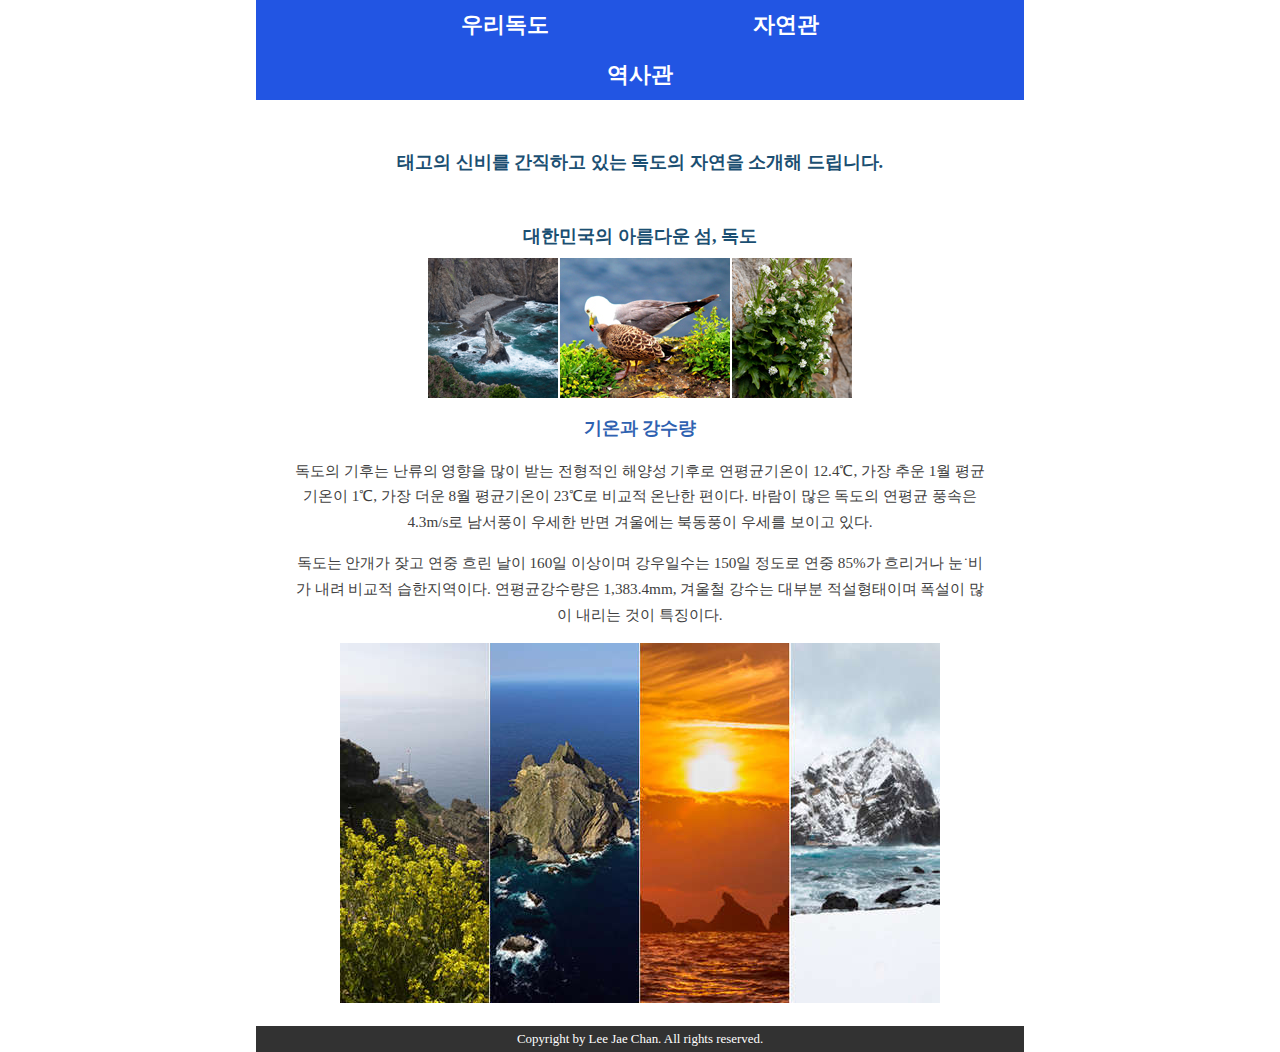
<file: index.html>
<!DOCTYPE html>
<html>
<head>
<meta charset="utf-8">
<link href="style.css" rel="stylesheet" media="screen">
<meta name="viewport" content="width=device-width, initial-scale=1.0">
<title>독도 웹페이지</title>
</head>
<body>
<!-- Header: 메뉴 -->
<div id="header">
	<label for="toggle">MENU</label>
	<input type="checkbox" id="toggle">
	<ul id="nav">
		<li><a href="ourdd.html"> 우리독도   </a></li>
		<li><a href="nature.html"> 자연관    <a></li>
		<li><a href="history.html"> 역사관    </a></li>
	</ul>
</div>
<!-- Contents: 본문 -->	
<div id="contents">
	<h2>태고의 신비를 간직하고 있는 독도의 자연을 소개해 드립니다.</h2>
	<h2>대한민국의 아름다운 섬, 독도</h2>
	<img src="dokdo1.jpeg">	
	<h3>기온과 강수량</h3>
	<p>독도의 기후는 난류의 영향을 많이 받는 전형적인 해양성 기후로 연평균기온이 12.4℃, 가장 추운 1월 평균기온이 1℃, 가장 더운 8월 평균기온이 23℃로 비교적 온난한 편이다. 바람이 많은 독도의 연평균 풍속은 4.3m/s로 남서풍이 우세한 반면 겨울에는 북동풍이 우세를 보이고 있다. </p>
	<p>독도는 안개가 잦고 연중 흐린 날이 160일 이상이며 강우일수는 150일 정도로 연중 85%가 흐리거나 눈˙비가 내려 비교적 습한지역이다. 연평균강수량은 1,383.4mm, 겨울철 강수는 대부분 적설형태이며 폭설이 많이 내리는 것이 특징이다.</p>
	<img src="dokdo2.jpeg">	
	<br>
</div>
<!-- Footer: 저작권정보 -->
<div id="footer">
	Copyright by Lee Jae Chan. All rights reserved. 
</div>
</body>
</html>
</file>
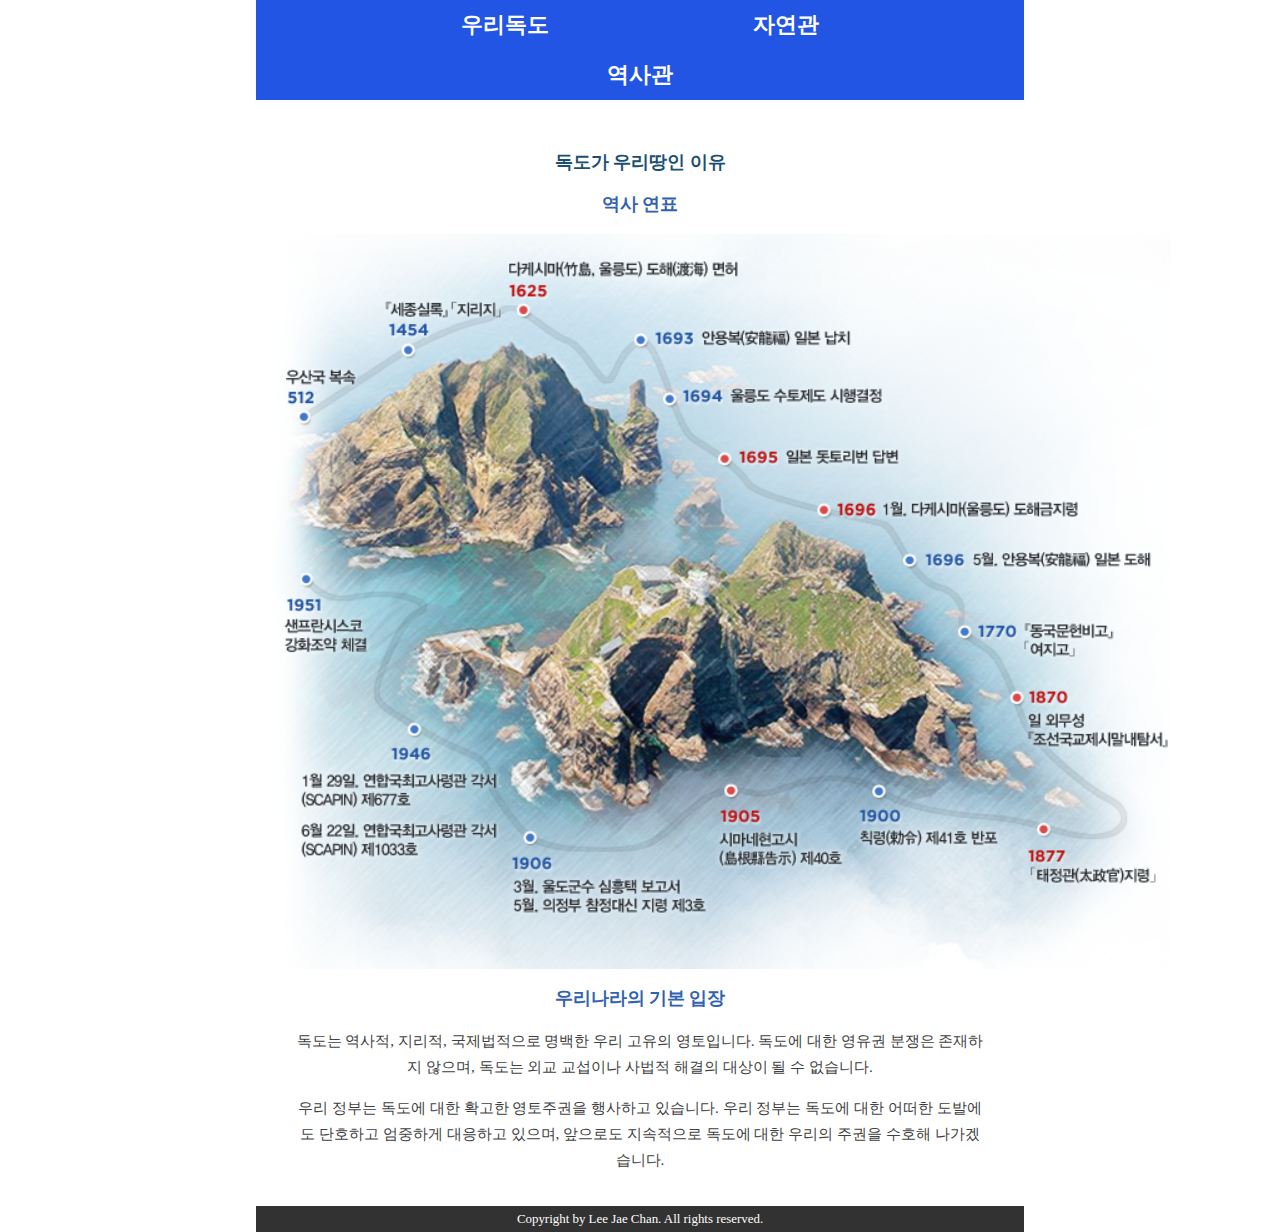
<file: history.html>
<!DOCTYPE html>
<html>
<head>
<meta charset="utf-8">
<link href="style.css" rel="stylesheet" media="screen">
<meta name="viewport" content="width=device-width, initial-scale=1.0">
<title>독도 웹페이지</title>
</head>
<body>
<!-- Header: 메뉴 -->
<div id="header">
	<label for="toggle">MENU</label>
	<input type="checkbox" id="toggle">
	<ul id="nav">
		<li><a href="ourdd.html"> 우리독도   </a></li>
		<li><a href="nature.html"> 자연관    <a></li>
		<li><a href="history.html"> 역사관    </a></li>
	</ul>
</div>
<!-- Contents: 본문 -->	
<div id="contents">
	<h2>독도가 우리땅인 이유</h2>
	<h3>역사 연표</h3>
	<img src="reason.png">	
	<h3>우리나라의 기본 입장</h3>
	<p>독도는 역사적, 지리적, 국제법적으로 명백한 우리 고유의 영토입니다.
	독도에 대한 영유권 분쟁은 존재하지 않으며, 독도는 외교 교섭이나 사법적 해결의 대상이 될 수 없습니다.</p>
	<p>우리 정부는 독도에 대한 확고한 영토주권을 행사하고 있습니다.
	우리 정부는 독도에 대한 어떠한 도발에도 단호하고 엄중하게 대응하고 있으며,
	앞으로도 지속적으로 독도에 대한 우리의 주권을 수호해 나가겠습니다.</p>	
	<br>
</div>
<!-- Footer: 저작권정보 -->
<div id="footer">
	Copyright by Lee Jae Chan. All rights reserved. 
</div>
</body>
</html>
</file>
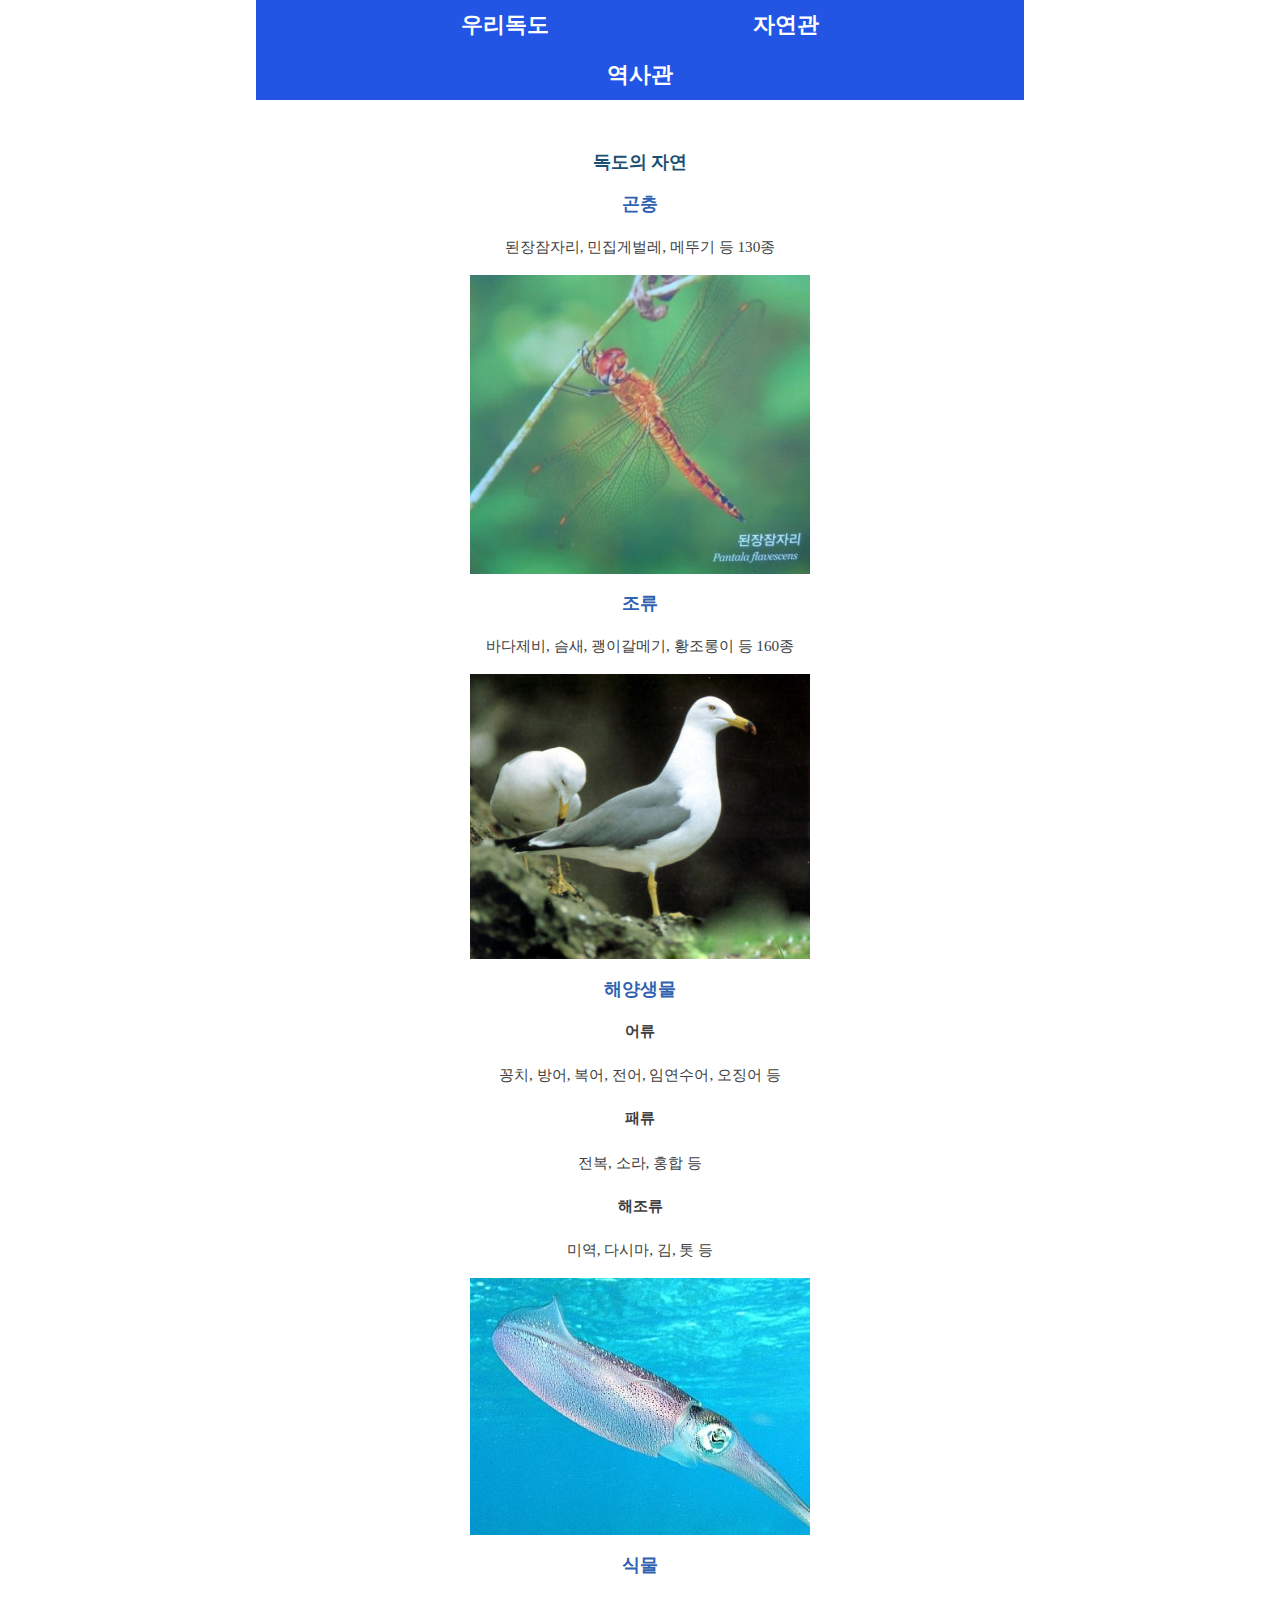
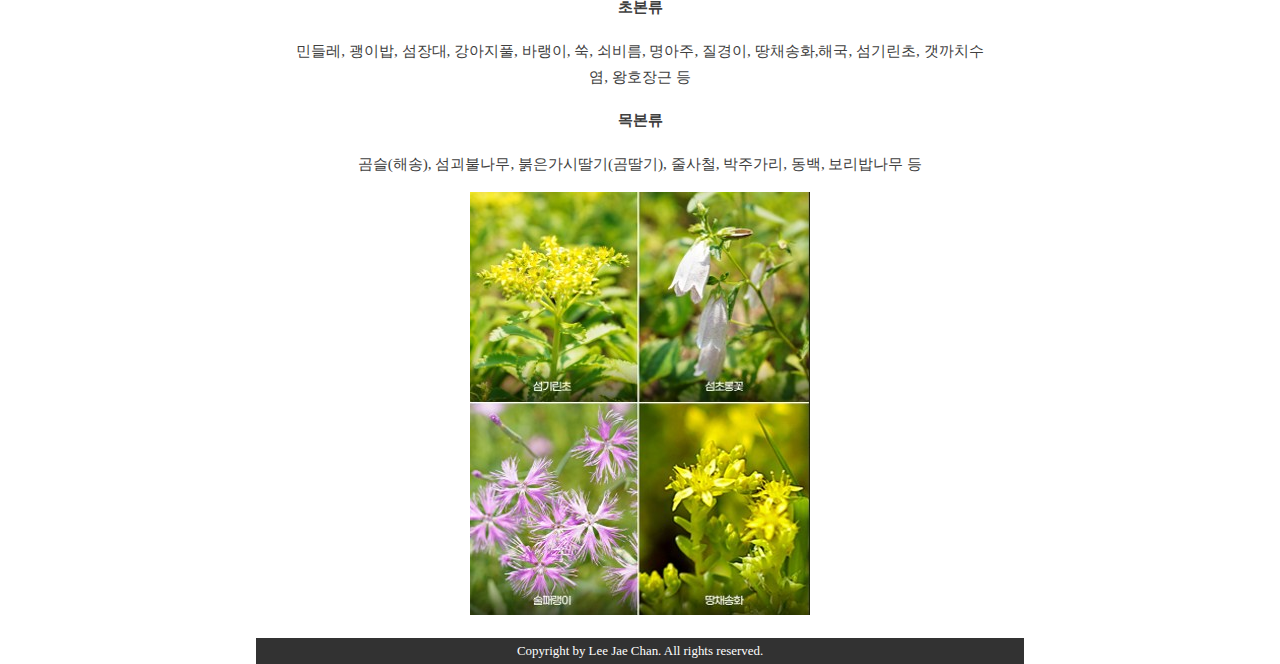
<file: nature.html>
<!DOCTYPE html>
<html>
<head>
<meta charset="utf-8">
<link href="style.css" rel="stylesheet" media="screen">
<meta name="viewport" content="width=device-width, initial-scale=1.0">
<title>독도 웹페이지</title>
</head>
<body>
<!-- Header: 메뉴 -->
<div id="header">
	<label for="toggle">MENU</label>
	<input type="checkbox" id="toggle">
	<ul id="nav">
		<li><a href="ourdd.html"> 우리독도   </a></li>
		<li><a href="nature.html"> 자연관    <a></li>
		<li><a href="history.html"> 역사관    </a></li>
	</ul>
</div>
<!-- Contents: 본문 -->	
<div id="contents">
	<h2>독도의 자연</h2>
	<h3>곤충</h3>
	<p>된장잠자리, 민집게벌레, 메뚜기 등 130종</p>
	<img src="flydragon.jpg">	
	<h3>조류</h3>
	<p>바다제비, 슴새, 괭이갈메기, 황조롱이 등 160종</p>
	<img src="seagull.jpg">	
	<h3>해양생물</h3>
	<h4>어류</h4>
	<p>꽁치, 방어, 복어, 전어, 임연수어, 오징어 등</p>
	<h4>패류</h4>
	<p>전복, 소라, 홍합 등</p>
	<h4>해조류</h4>
	<p>미역, 다시마, 김, 톳 등</p>
	<img src="squid.jpg">	
	<h3>식물</h3>
	<h4>초본류</h4>
	<p>민들레, 괭이밥, 섬장대, 강아지풀, 바랭이, 쑥, 쇠비름, 명아주, 질경이, 땅채송화,해국, 섬기린초, 갯까치수염, 왕호장근 등</p>
	<h4>목본류</h4>
	<p>곰슬(해송), 섬괴불나무, 붉은가시딸기(곰딸기), 줄사철, 박주가리, 동백, 보리밥나무 등</p>
	<img src="flower.jpg">	
	<br>
</div>
<!-- Footer: 저작권정보 -->
<div id="footer">
	Copyright by Lee Jae Chan. All rights reserved. 
</div>
</body>
</html>
</file>
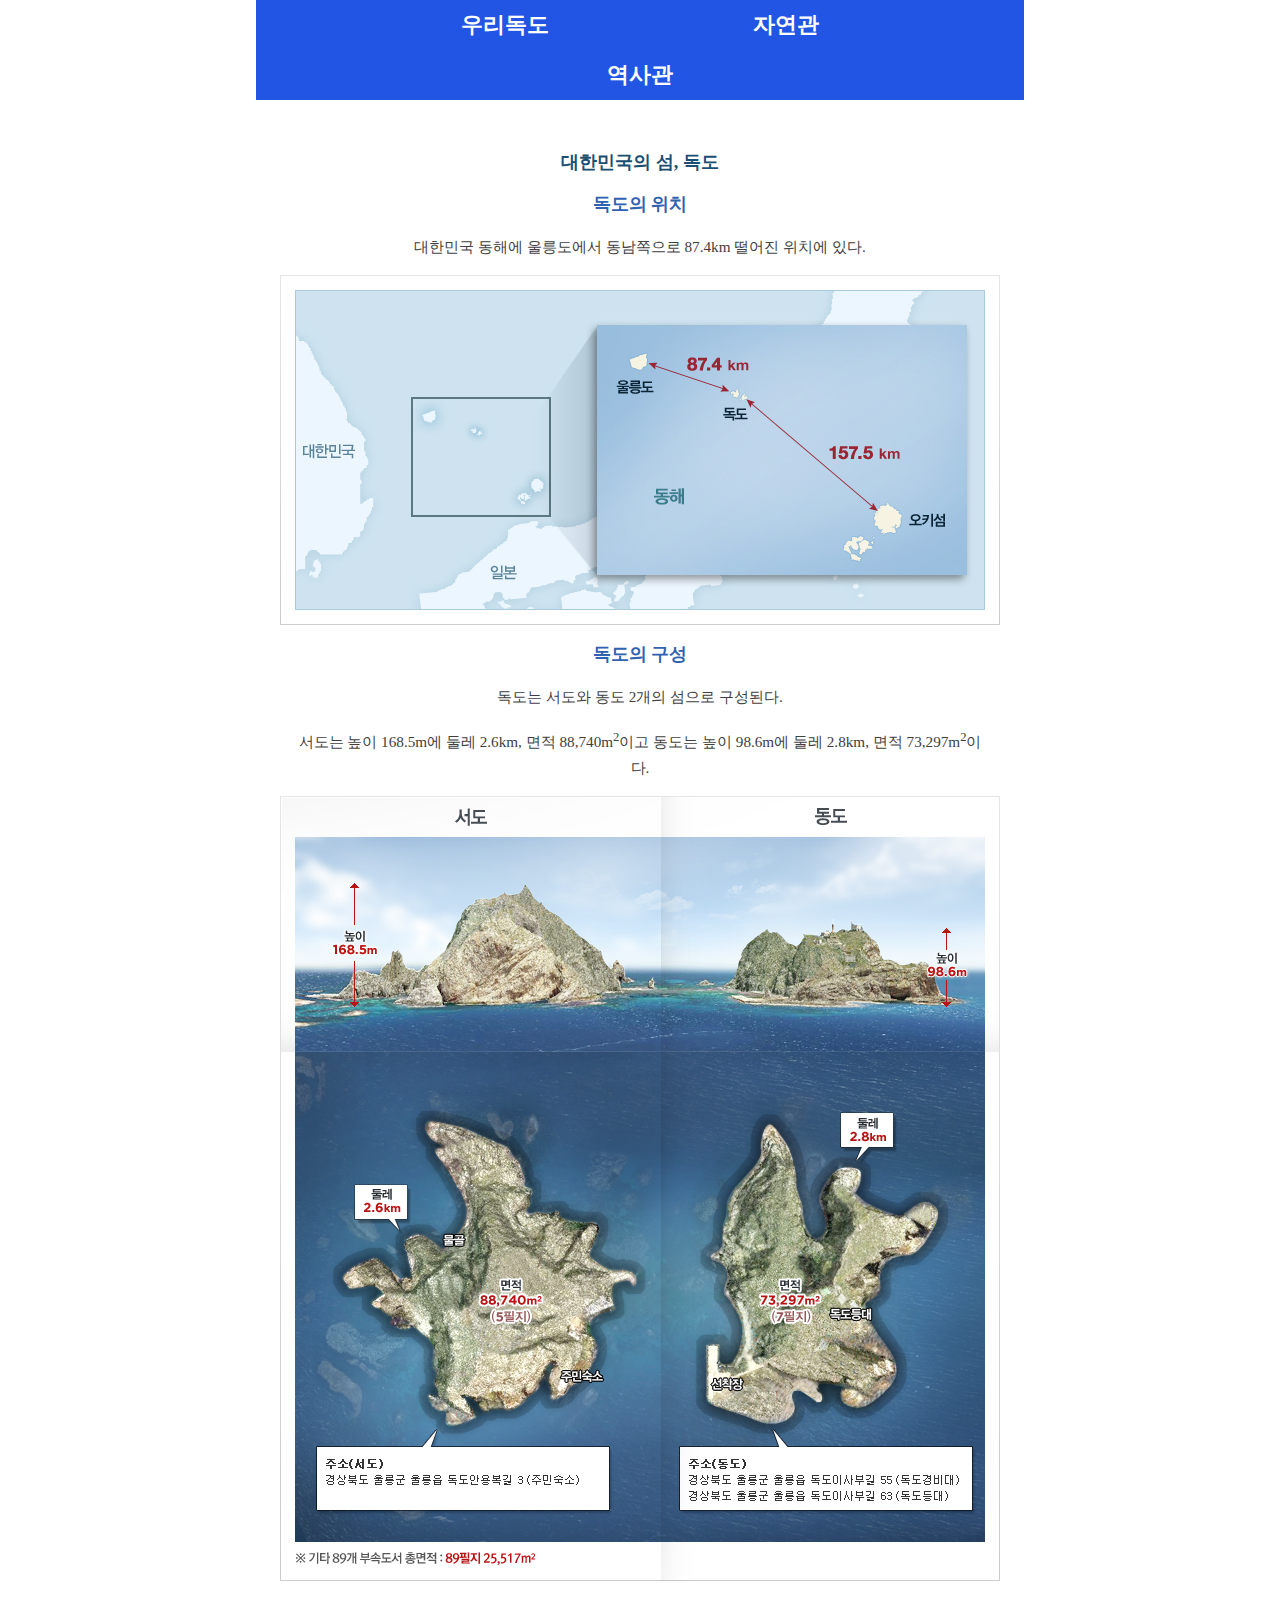
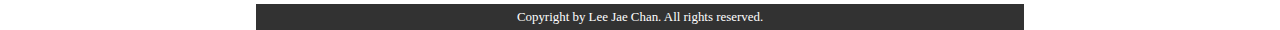
<file: ourdd.html>
<!DOCTYPE html>
<html>
<head>
<meta charset="utf-8">
<link href="style.css" rel="stylesheet" media="screen">
<meta name="viewport" content="width=device-width, initial-scale=1.0">
<title>독도 웹페이지</title>
</head>
<body>
<!-- Header: 메뉴 -->
<div id="header">
	<label for="toggle">MENU</label>
	<input type="checkbox" id="toggle">
	<ul id="nav">
		<li><a href="ourdd.html"> 우리독도   </a></li>
		<li><a href="nature.html"> 자연관    <a></li>
		<li><a href="history.html"> 역사관    </a></li>
	</ul>
</div>
<!-- Contents: 본문 -->	
<div id="contents">
	<h2>대한민국의 섬, 독도</h2>
	<h3>독도의 위치</h3>
	<p>대한민국 동해에 울릉도에서 동남쪽으로 87.4km 떨어진 위치에 있다.</p>
	<img src="locate.jpg">	
	<h3>독도의 구성</h3>
	<p>독도는 서도와 동도 2개의 섬으로 구성된다.</p>
	<p>서도는 높이 168.5m에 둘레 2.6km, 면적 88,740m<sup>2</sup>이고 동도는 높이 98.6m에 둘레 2.8km, 면적 73,297m<sup>2</sup>이다.</p>
	<img src="size.jpg">	
	<br>
</div>
<!-- Footer: 저작권정보 -->
<div id="footer">
	Copyright by Lee Jae Chan. All rights reserved. 
</div>
</body>
</html>
</file>
<file: style.css>
/* 데스크톱 */
	body{ margin:0 auto;
	      width:60%;
		  font-family:"Nanum Gothic", "맑은 고딕", Dotum;
		  color:#404040;
		  font-size:95%;
		  text-align:center;		  }
	a {text-decoration:none;
	   color:white; }
	#header{ background-color: #2255e3;
	         color:white;}
	label,#toggle {display:none;}
    #nav {	padding:0;
	        margin: 0;
			display:inline;}
	#nav li{ display: inline-block;
	         padding: 10px 100px;
			 font-weight:bold;
			 font-size:22px;}
	#contents {min-height: 200px; 
	           background-color:white; }
	#contents h2{ font-size: 18px;
	              color: #1B4F72;
				  text-align:center;
				  margin:50px 0 10px 0; }
	#contents img{display: block;
					margin: 5px auto; }
	#contents h3{text-align:center;
				 color:#2F62B1;}
	#contents p{padding:0 5%;
				line-height:1.7em;}
	#footer {background-color:#323232;
	         color:white;
			 text-align:center;
			 font-size:0.85em;
			 padding: 5px 0; }
	/* 모바일 */
	@media screen and (max-width: 480px) {
		body{margin: 0 auto;
			 width:100%;}
		#nav { display:none;}
		#toggle:checked + #nav { display:block;}
		#nav li{ display:block;
				 width:100%;
				 text-align:center;
				 border-top:1px solid white;
				 padding: 3%;
				 font-size:1.1em; }
		label{display:block;
				text-align:center;
				font-size:20px;
				font-weight:bold;
				padding: 10px 3%; }
		#contents img{width:98%;}
	}
</file>
